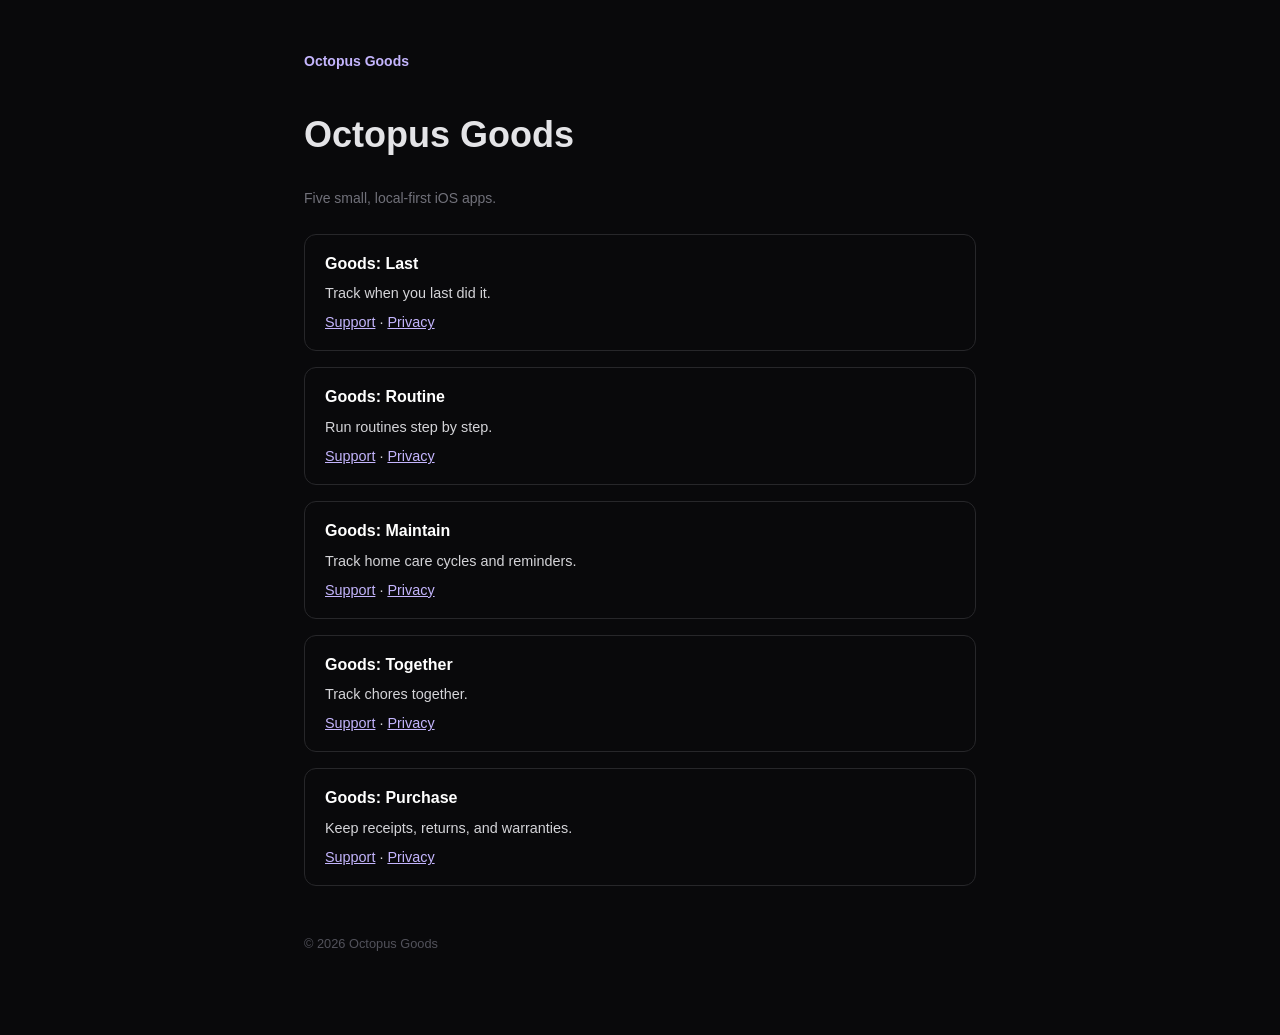
<file: index.html>
<!doctype html>
<html lang="en">
<head>
<meta charset="utf-8">
<meta name="viewport" content="width=device-width, initial-scale=1">
<title>Octopus Goods</title>
<link rel="stylesheet" href="style.css">
</head>
<body>
<main>
  <a class="brand" href="/">Octopus Goods</a>
  <h1>Octopus Goods</h1>
  <p class="meta">Five small, local-first iOS apps.</p>

  <div class="apps-grid">
    <div class="app-card"><h3>Goods: Last</h3><p>Track when you last did it.</p><p><a href="apps/support-last.html">Support</a> &middot; <a href="apps/privacy-last.html">Privacy</a></p></div>
    <div class="app-card"><h3>Goods: Routine</h3><p>Run routines step by step.</p><p><a href="apps/support-routine.html">Support</a> &middot; <a href="apps/privacy-routine.html">Privacy</a></p></div>
    <div class="app-card"><h3>Goods: Maintain</h3><p>Track home care cycles and reminders.</p><p><a href="apps/support-maintain.html">Support</a> &middot; <a href="apps/privacy-maintain.html">Privacy</a></p></div>
    <div class="app-card"><h3>Goods: Together</h3><p>Track chores together.</p><p><a href="apps/support-together.html">Support</a> &middot; <a href="apps/privacy-together.html">Privacy</a></p></div>
    <div class="app-card"><h3>Goods: Purchase</h3><p>Keep receipts, returns, and warranties.</p><p><a href="apps/support-purchase.html">Support</a> &middot; <a href="apps/privacy-purchase.html">Privacy</a></p></div>
  </div>

  <footer>&copy; 2026 Octopus Goods</footer>
</main>
</body>
</html>
</file>
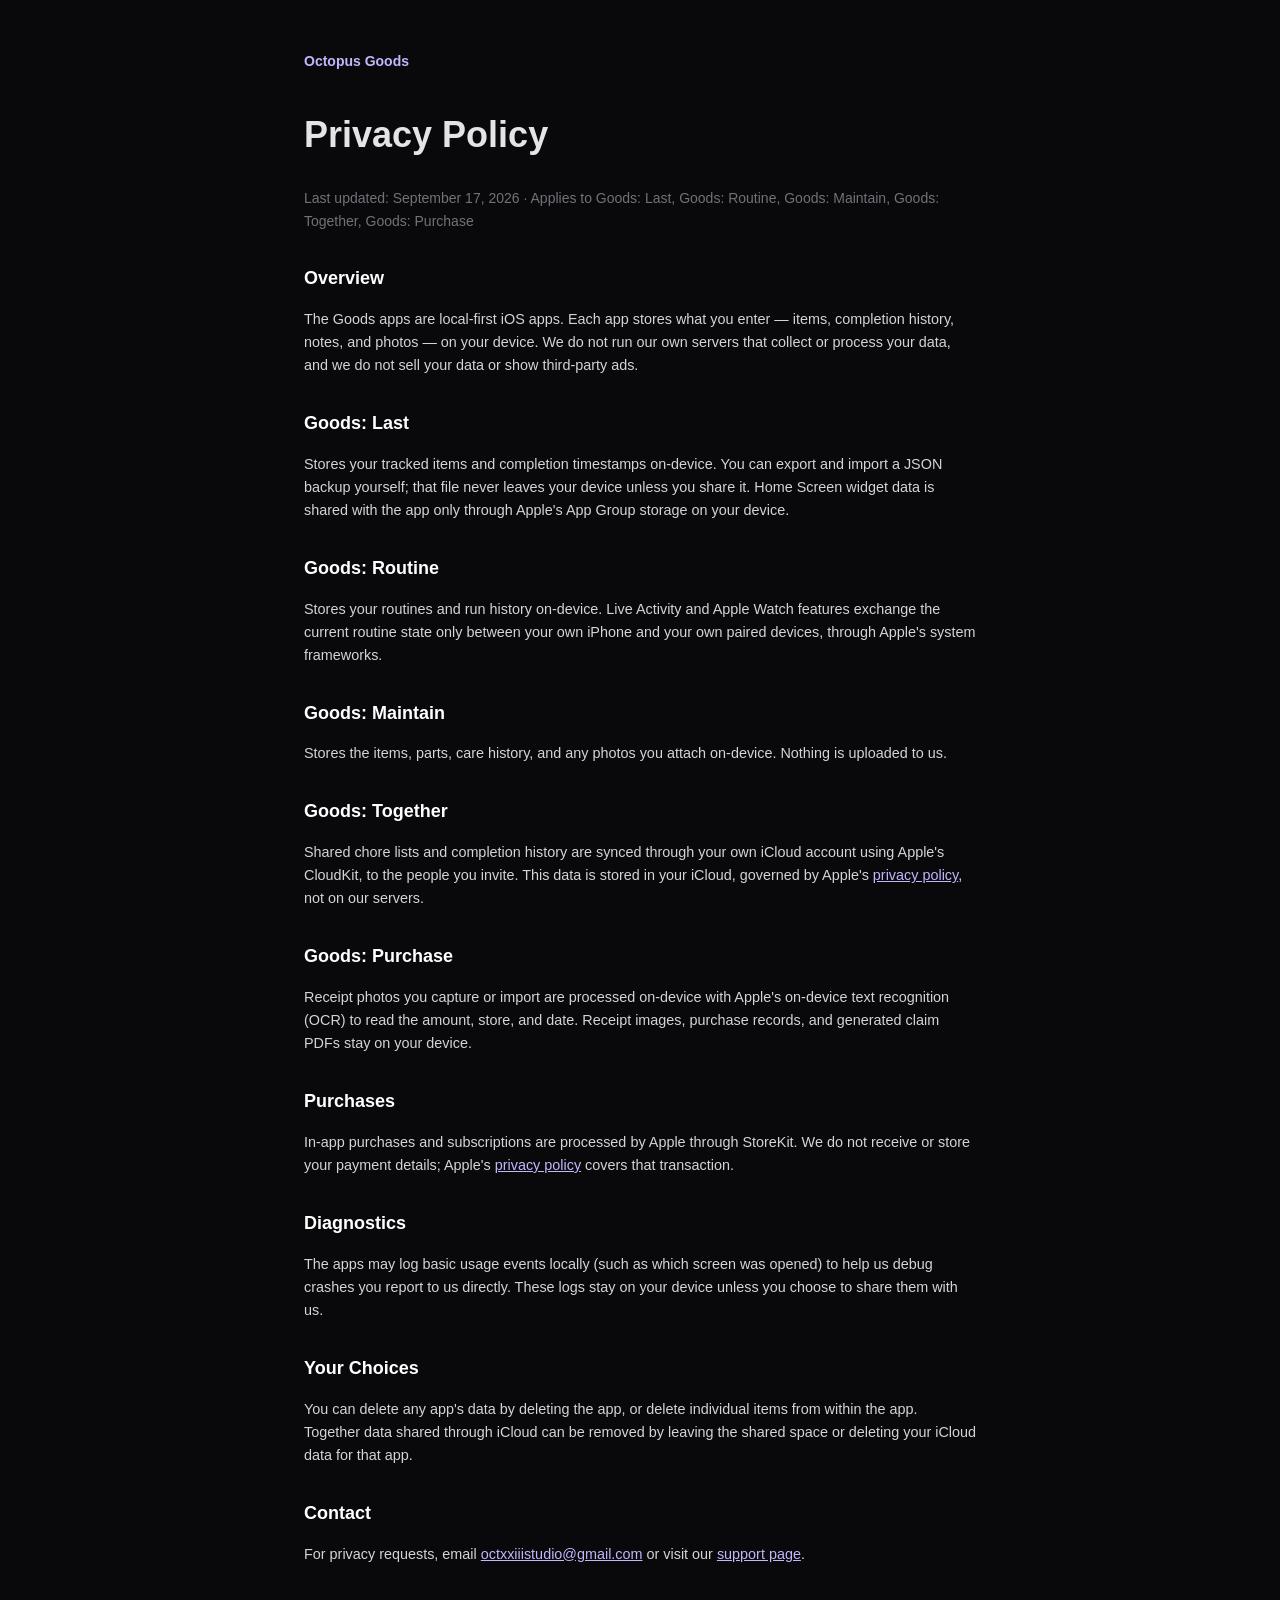
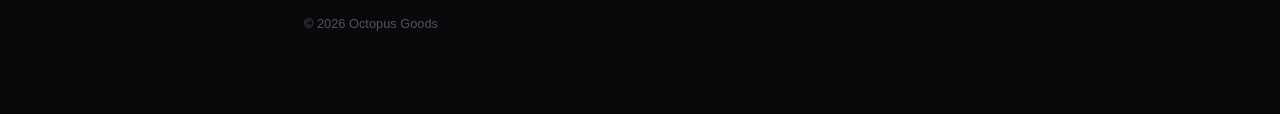
<file: privacy.html>
<!doctype html>
<html lang="en">
<head>
<meta charset="utf-8">
<meta name="viewport" content="width=device-width, initial-scale=1">
<title>Privacy Policy — Octopus Goods</title>
<link rel="stylesheet" href="style.css">
</head>
<body>
<main>
  <a class="brand" href="index.html">Octopus Goods</a>
  <h1>Privacy Policy</h1>
  <p class="meta">Last updated: September 17, 2026 &middot; Applies to Goods: Last, Goods: Routine, Goods: Maintain, Goods: Together, Goods: Purchase</p>

  <section>
    <h2>Overview</h2>
    <p>The Goods apps are local-first iOS apps. Each app stores what you enter &mdash; items, completion history, notes, and photos &mdash; on your device. We do not run our own servers that collect or process your data, and we do not sell your data or show third-party ads.</p>
  </section>

  <section id="last">
    <h2>Goods: Last</h2>
    <p>Stores your tracked items and completion timestamps on-device. You can export and import a JSON backup yourself; that file never leaves your device unless you share it. Home Screen widget data is shared with the app only through Apple's App Group storage on your device.</p>
  </section>

  <section id="routine">
    <h2>Goods: Routine</h2>
    <p>Stores your routines and run history on-device. Live Activity and Apple Watch features exchange the current routine state only between your own iPhone and your own paired devices, through Apple's system frameworks.</p>
  </section>

  <section id="maintain">
    <h2>Goods: Maintain</h2>
    <p>Stores the items, parts, care history, and any photos you attach on-device. Nothing is uploaded to us.</p>
  </section>

  <section id="together">
    <h2>Goods: Together</h2>
    <p>Shared chore lists and completion history are synced through your own iCloud account using Apple's CloudKit, to the people you invite. This data is stored in your iCloud, governed by Apple's <a href="https://www.apple.com/legal/privacy/">privacy policy</a>, not on our servers.</p>
  </section>

  <section id="purchase">
    <h2>Goods: Purchase</h2>
    <p>Receipt photos you capture or import are processed on-device with Apple's on-device text recognition (OCR) to read the amount, store, and date. Receipt images, purchase records, and generated claim PDFs stay on your device.</p>
  </section>

  <section>
    <h2>Purchases</h2>
    <p>In-app purchases and subscriptions are processed by Apple through StoreKit. We do not receive or store your payment details; Apple's <a href="https://www.apple.com/legal/privacy/">privacy policy</a> covers that transaction.</p>
  </section>

  <section>
    <h2>Diagnostics</h2>
    <p>The apps may log basic usage events locally (such as which screen was opened) to help us debug crashes you report to us directly. These logs stay on your device unless you choose to share them with us.</p>
  </section>

  <section>
    <h2>Your Choices</h2>
    <p>You can delete any app's data by deleting the app, or delete individual items from within the app. Together data shared through iCloud can be removed by leaving the shared space or deleting your iCloud data for that app.</p>
  </section>

  <section>
    <h2>Contact</h2>
    <p>For privacy requests, email <a href="mailto:octxxiiistudio@gmail.com">octxxiiistudio@gmail.com</a> or visit our <a href="support.html">support page</a>.</p>
  </section>

  <footer>&copy; 2026 Octopus Goods</footer>
</main>
</body>
</html>
</file>
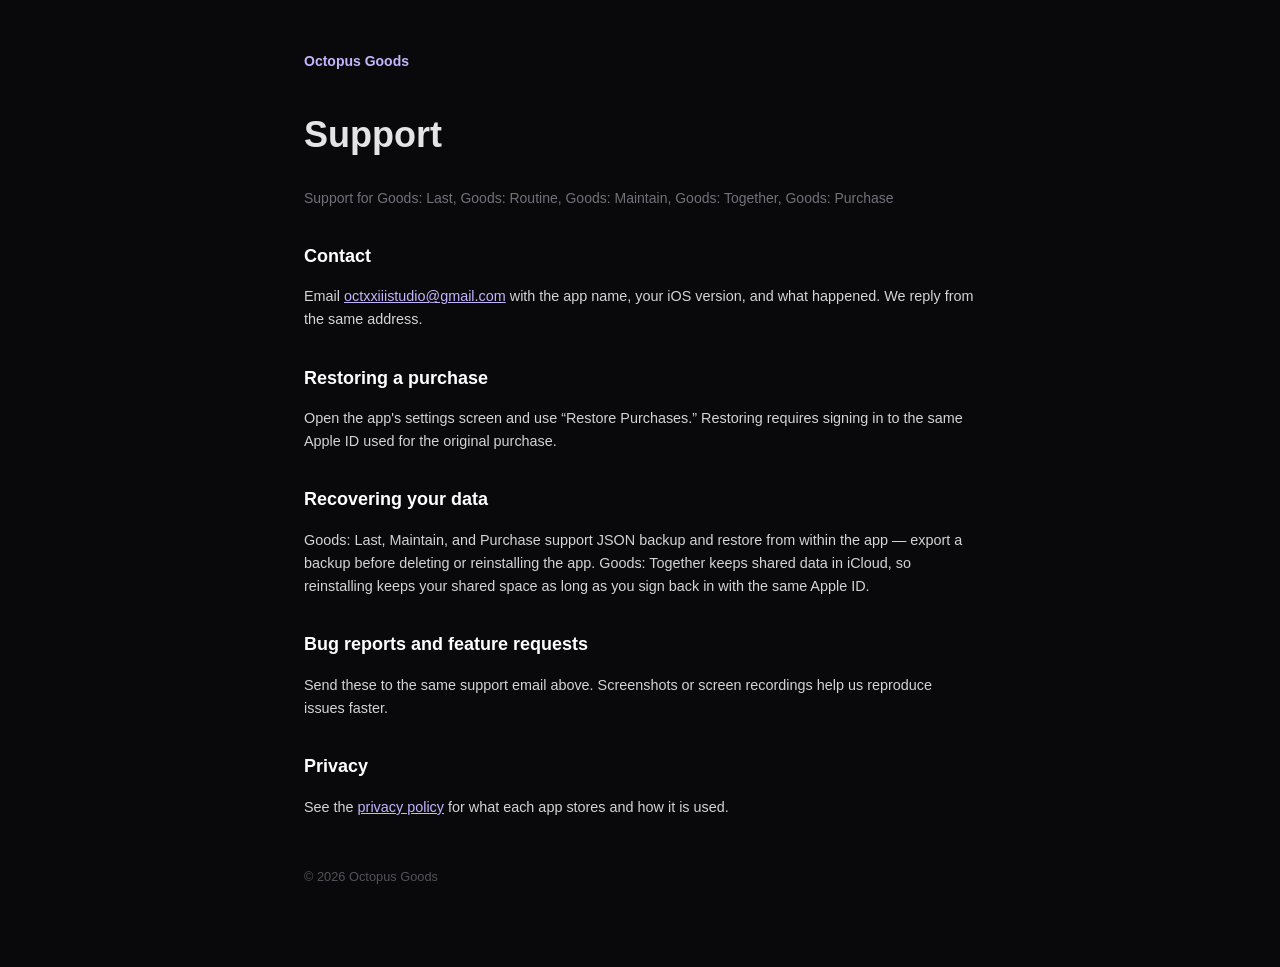
<file: support.html>
<!doctype html>
<html lang="en">
<head>
<meta charset="utf-8">
<meta name="viewport" content="width=device-width, initial-scale=1">
<title>Support — Octopus Goods</title>
<link rel="stylesheet" href="style.css">
</head>
<body>
<main>
  <a class="brand" href="index.html">Octopus Goods</a>
  <h1>Support</h1>
  <p class="meta">Support for Goods: Last, Goods: Routine, Goods: Maintain, Goods: Together, Goods: Purchase</p>

  <section>
    <h2>Contact</h2>
    <p>Email <a href="mailto:octxxiiistudio@gmail.com">octxxiiistudio@gmail.com</a> with the app name, your iOS version, and what happened. We reply from the same address.</p>
  </section>

  <section>
    <h2>Restoring a purchase</h2>
    <p>Open the app's settings screen and use &ldquo;Restore Purchases.&rdquo; Restoring requires signing in to the same Apple ID used for the original purchase.</p>
  </section>

  <section>
    <h2>Recovering your data</h2>
    <p>Goods: Last, Maintain, and Purchase support JSON backup and restore from within the app &mdash; export a backup before deleting or reinstalling the app. Goods: Together keeps shared data in iCloud, so reinstalling keeps your shared space as long as you sign back in with the same Apple ID.</p>
  </section>

  <section>
    <h2>Bug reports and feature requests</h2>
    <p>Send these to the same support email above. Screenshots or screen recordings help us reproduce issues faster.</p>
  </section>

  <section>
    <h2>Privacy</h2>
    <p>See the <a href="privacy.html">privacy policy</a> for what each app stores and how it is used.</p>
  </section>

  <footer>&copy; 2026 Octopus Goods</footer>
</main>
</body>
</html>
</file>
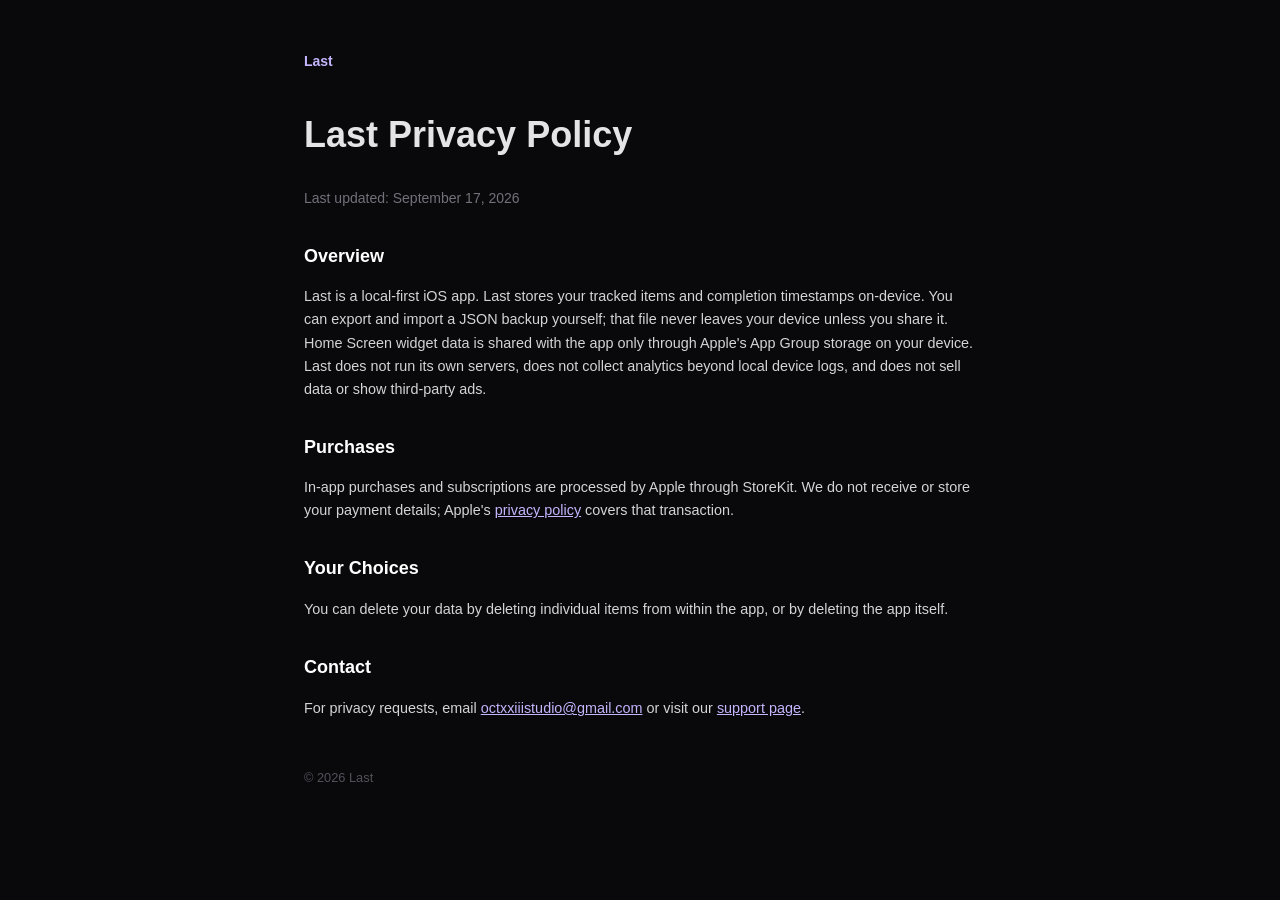
<file: apps/privacy-last.html>
<!doctype html>
<html lang="en">
<head>
<meta charset="utf-8">
<meta name="viewport" content="width=device-width, initial-scale=1">
<title>Privacy Policy — Last</title>
<link rel="stylesheet" href="../style.css">
</head>
<body>
<main>
  <a class="brand" href="support-last.html">Last</a>
  <h1>Last Privacy Policy</h1>
  <p class="meta">Last updated: September 17, 2026</p>

  <section>
    <h2>Overview</h2>
    <p>Last is a local-first iOS app. Last stores your tracked items and completion timestamps on-device. You can export and import a JSON backup yourself; that file never leaves your device unless you share it. Home Screen widget data is shared with the app only through Apple's App Group storage on your device. Last does not run its own servers, does not collect analytics beyond local device logs, and does not sell data or show third-party ads.</p>
  </section>

  <section>
    <h2>Purchases</h2>
    <p>In-app purchases and subscriptions are processed by Apple through StoreKit. We do not receive or store your payment details; Apple's <a href="https://www.apple.com/legal/privacy/">privacy policy</a> covers that transaction.</p>
  </section>

  <section>
    <h2>Your Choices</h2>
    <p>You can delete your data by deleting individual items from within the app, or by deleting the app itself.</p>
  </section>

  <section>
    <h2>Contact</h2>
    <p>For privacy requests, email <a href="mailto:octxxiiistudio@gmail.com">octxxiiistudio@gmail.com</a> or visit our <a href="support-last.html">support page</a>.</p>
  </section>

  <footer>&copy; 2026 Last</footer>
</main>
</body>
</html>
</file>
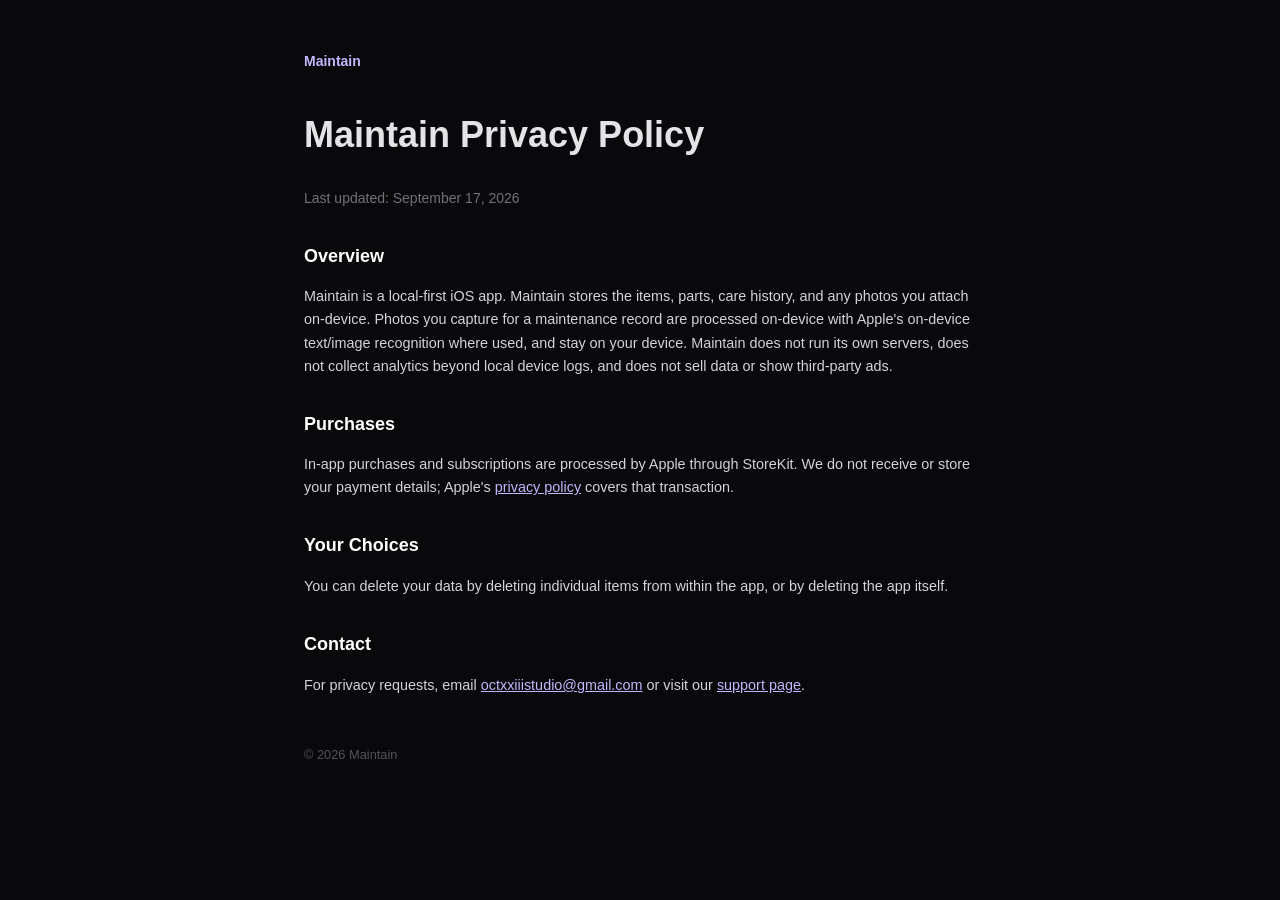
<file: apps/privacy-maintain.html>
<!doctype html>
<html lang="en">
<head>
<meta charset="utf-8">
<meta name="viewport" content="width=device-width, initial-scale=1">
<title>Privacy Policy — Maintain</title>
<link rel="stylesheet" href="../style.css">
</head>
<body>
<main>
  <a class="brand" href="support-maintain.html">Maintain</a>
  <h1>Maintain Privacy Policy</h1>
  <p class="meta">Last updated: September 17, 2026</p>

  <section>
    <h2>Overview</h2>
    <p>Maintain is a local-first iOS app. Maintain stores the items, parts, care history, and any photos you attach on-device. Photos you capture for a maintenance record are processed on-device with Apple's on-device text/image recognition where used, and stay on your device. Maintain does not run its own servers, does not collect analytics beyond local device logs, and does not sell data or show third-party ads.</p>
  </section>

  <section>
    <h2>Purchases</h2>
    <p>In-app purchases and subscriptions are processed by Apple through StoreKit. We do not receive or store your payment details; Apple's <a href="https://www.apple.com/legal/privacy/">privacy policy</a> covers that transaction.</p>
  </section>

  <section>
    <h2>Your Choices</h2>
    <p>You can delete your data by deleting individual items from within the app, or by deleting the app itself.</p>
  </section>

  <section>
    <h2>Contact</h2>
    <p>For privacy requests, email <a href="mailto:octxxiiistudio@gmail.com">octxxiiistudio@gmail.com</a> or visit our <a href="support-maintain.html">support page</a>.</p>
  </section>

  <footer>&copy; 2026 Maintain</footer>
</main>
</body>
</html>
</file>
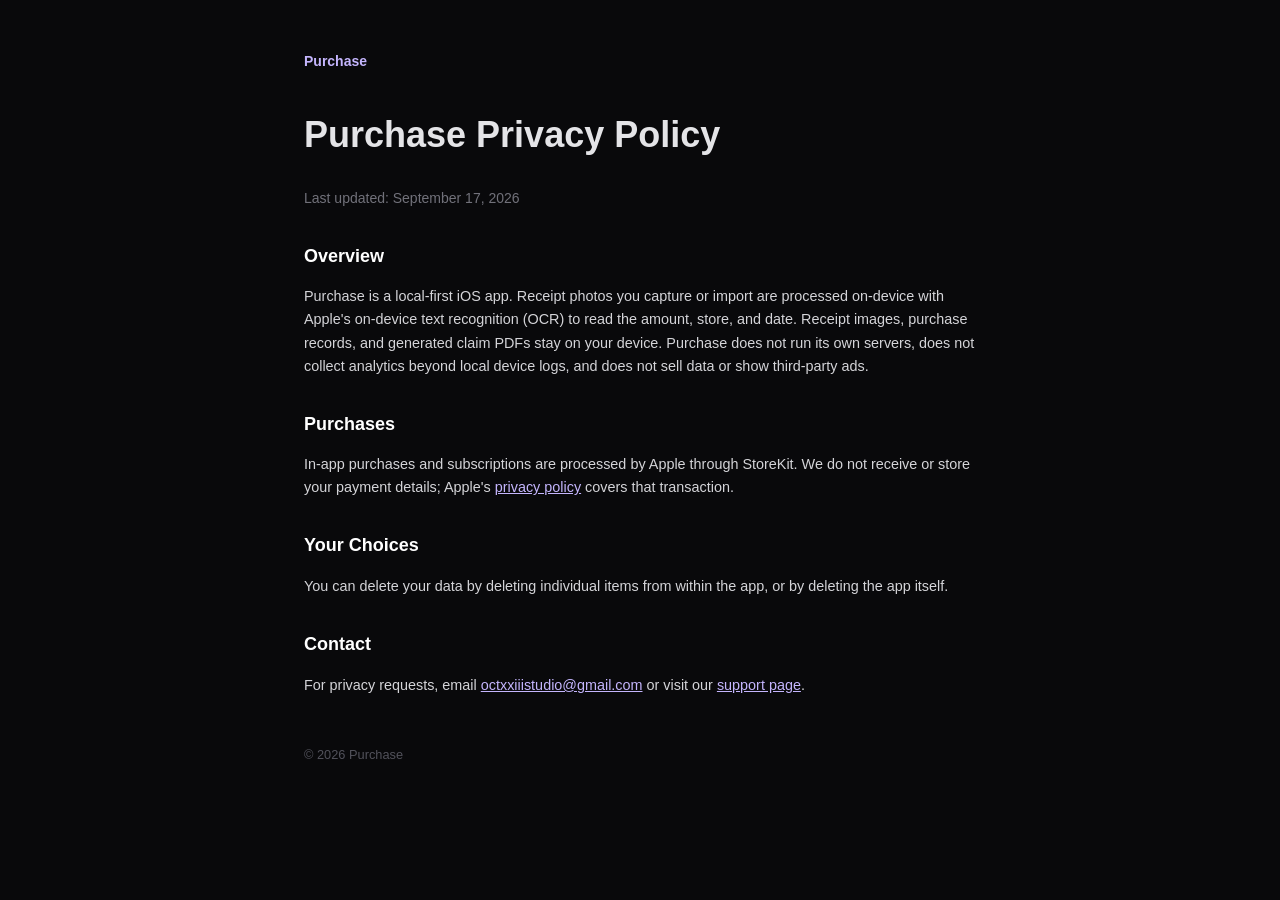
<file: apps/privacy-purchase.html>
<!doctype html>
<html lang="en">
<head>
<meta charset="utf-8">
<meta name="viewport" content="width=device-width, initial-scale=1">
<title>Privacy Policy — Purchase</title>
<link rel="stylesheet" href="../style.css">
</head>
<body>
<main>
  <a class="brand" href="support-purchase.html">Purchase</a>
  <h1>Purchase Privacy Policy</h1>
  <p class="meta">Last updated: September 17, 2026</p>

  <section>
    <h2>Overview</h2>
    <p>Purchase is a local-first iOS app. Receipt photos you capture or import are processed on-device with Apple's on-device text recognition (OCR) to read the amount, store, and date. Receipt images, purchase records, and generated claim PDFs stay on your device. Purchase does not run its own servers, does not collect analytics beyond local device logs, and does not sell data or show third-party ads.</p>
  </section>

  <section>
    <h2>Purchases</h2>
    <p>In-app purchases and subscriptions are processed by Apple through StoreKit. We do not receive or store your payment details; Apple's <a href="https://www.apple.com/legal/privacy/">privacy policy</a> covers that transaction.</p>
  </section>

  <section>
    <h2>Your Choices</h2>
    <p>You can delete your data by deleting individual items from within the app, or by deleting the app itself.</p>
  </section>

  <section>
    <h2>Contact</h2>
    <p>For privacy requests, email <a href="mailto:octxxiiistudio@gmail.com">octxxiiistudio@gmail.com</a> or visit our <a href="support-purchase.html">support page</a>.</p>
  </section>

  <footer>&copy; 2026 Purchase</footer>
</main>
</body>
</html>
</file>
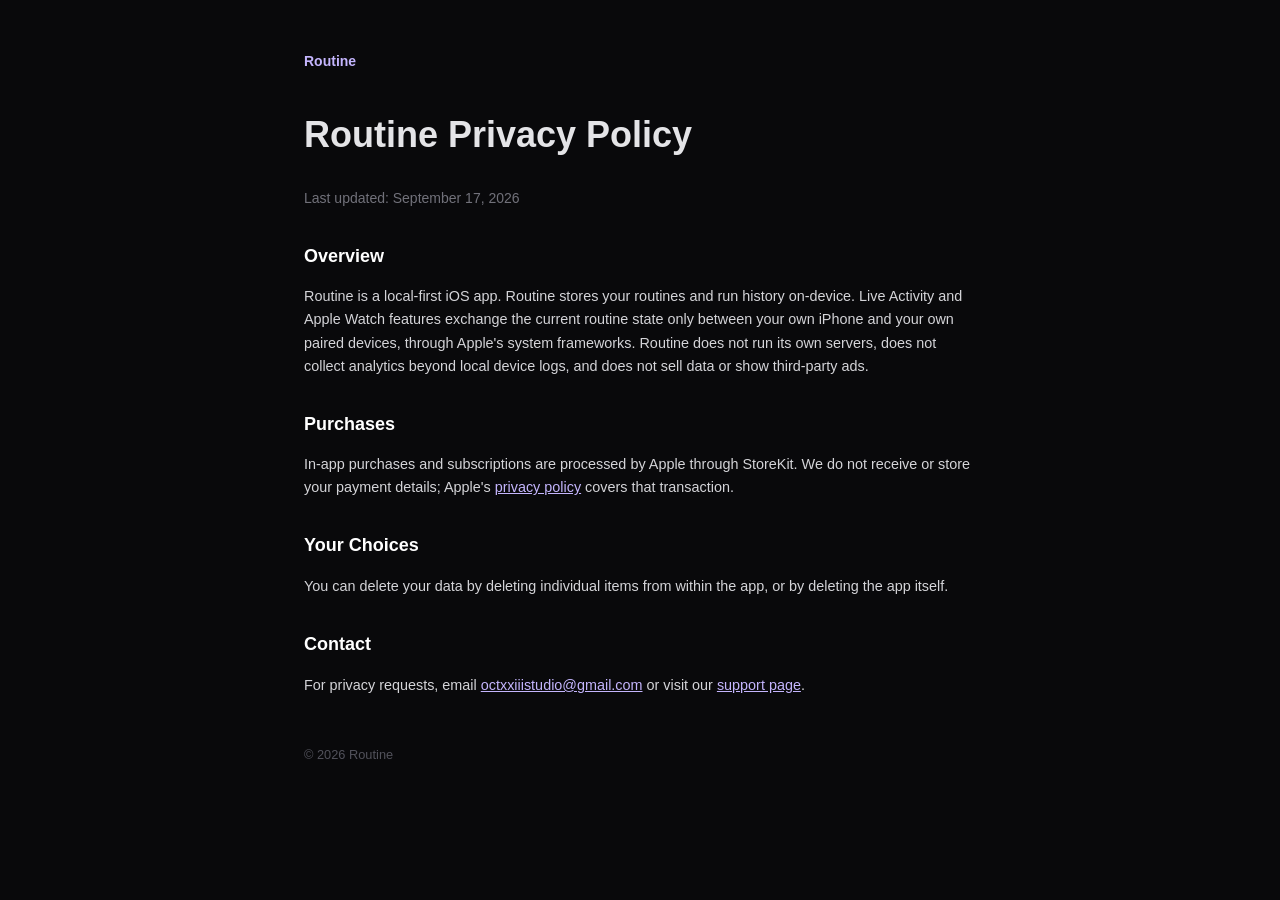
<file: apps/privacy-routine.html>
<!doctype html>
<html lang="en">
<head>
<meta charset="utf-8">
<meta name="viewport" content="width=device-width, initial-scale=1">
<title>Privacy Policy — Routine</title>
<link rel="stylesheet" href="../style.css">
</head>
<body>
<main>
  <a class="brand" href="support-routine.html">Routine</a>
  <h1>Routine Privacy Policy</h1>
  <p class="meta">Last updated: September 17, 2026</p>

  <section>
    <h2>Overview</h2>
    <p>Routine is a local-first iOS app. Routine stores your routines and run history on-device. Live Activity and Apple Watch features exchange the current routine state only between your own iPhone and your own paired devices, through Apple's system frameworks. Routine does not run its own servers, does not collect analytics beyond local device logs, and does not sell data or show third-party ads.</p>
  </section>

  <section>
    <h2>Purchases</h2>
    <p>In-app purchases and subscriptions are processed by Apple through StoreKit. We do not receive or store your payment details; Apple's <a href="https://www.apple.com/legal/privacy/">privacy policy</a> covers that transaction.</p>
  </section>

  <section>
    <h2>Your Choices</h2>
    <p>You can delete your data by deleting individual items from within the app, or by deleting the app itself.</p>
  </section>

  <section>
    <h2>Contact</h2>
    <p>For privacy requests, email <a href="mailto:octxxiiistudio@gmail.com">octxxiiistudio@gmail.com</a> or visit our <a href="support-routine.html">support page</a>.</p>
  </section>

  <footer>&copy; 2026 Routine</footer>
</main>
</body>
</html>
</file>
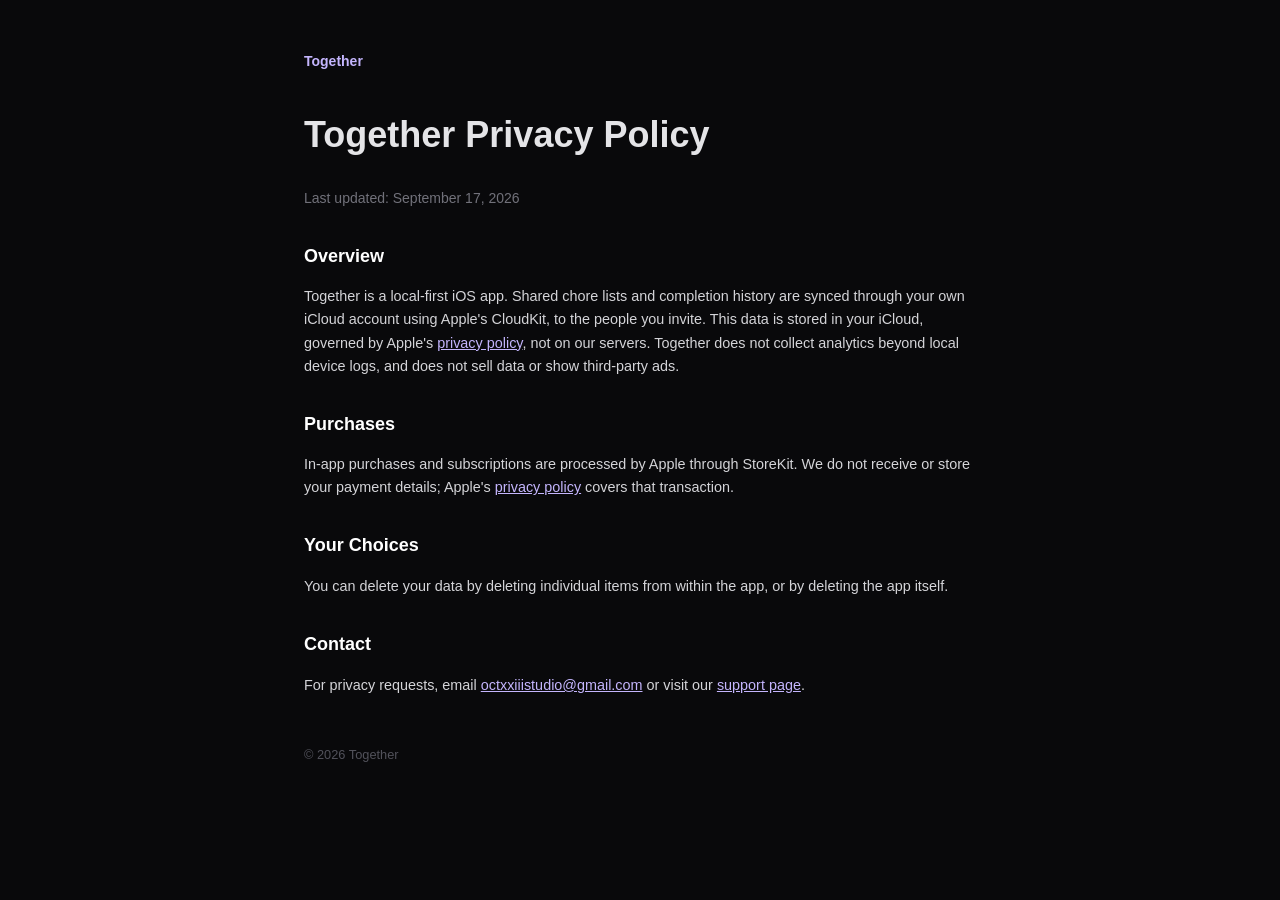
<file: apps/privacy-together.html>
<!doctype html>
<html lang="en">
<head>
<meta charset="utf-8">
<meta name="viewport" content="width=device-width, initial-scale=1">
<title>Privacy Policy — Together</title>
<link rel="stylesheet" href="../style.css">
</head>
<body>
<main>
  <a class="brand" href="support-together.html">Together</a>
  <h1>Together Privacy Policy</h1>
  <p class="meta">Last updated: September 17, 2026</p>

  <section>
    <h2>Overview</h2>
    <p>Together is a local-first iOS app. Shared chore lists and completion history are synced through your own iCloud account using Apple's CloudKit, to the people you invite. This data is stored in your iCloud, governed by Apple's <a href="https://www.apple.com/legal/privacy/">privacy policy</a>, not on our servers. Together does not collect analytics beyond local device logs, and does not sell data or show third-party ads.</p>
  </section>

  <section>
    <h2>Purchases</h2>
    <p>In-app purchases and subscriptions are processed by Apple through StoreKit. We do not receive or store your payment details; Apple's <a href="https://www.apple.com/legal/privacy/">privacy policy</a> covers that transaction.</p>
  </section>

  <section>
    <h2>Your Choices</h2>
    <p>You can delete your data by deleting individual items from within the app, or by deleting the app itself.</p>
  </section>

  <section>
    <h2>Contact</h2>
    <p>For privacy requests, email <a href="mailto:octxxiiistudio@gmail.com">octxxiiistudio@gmail.com</a> or visit our <a href="support-together.html">support page</a>.</p>
  </section>

  <footer>&copy; 2026 Together</footer>
</main>
</body>
</html>
</file>
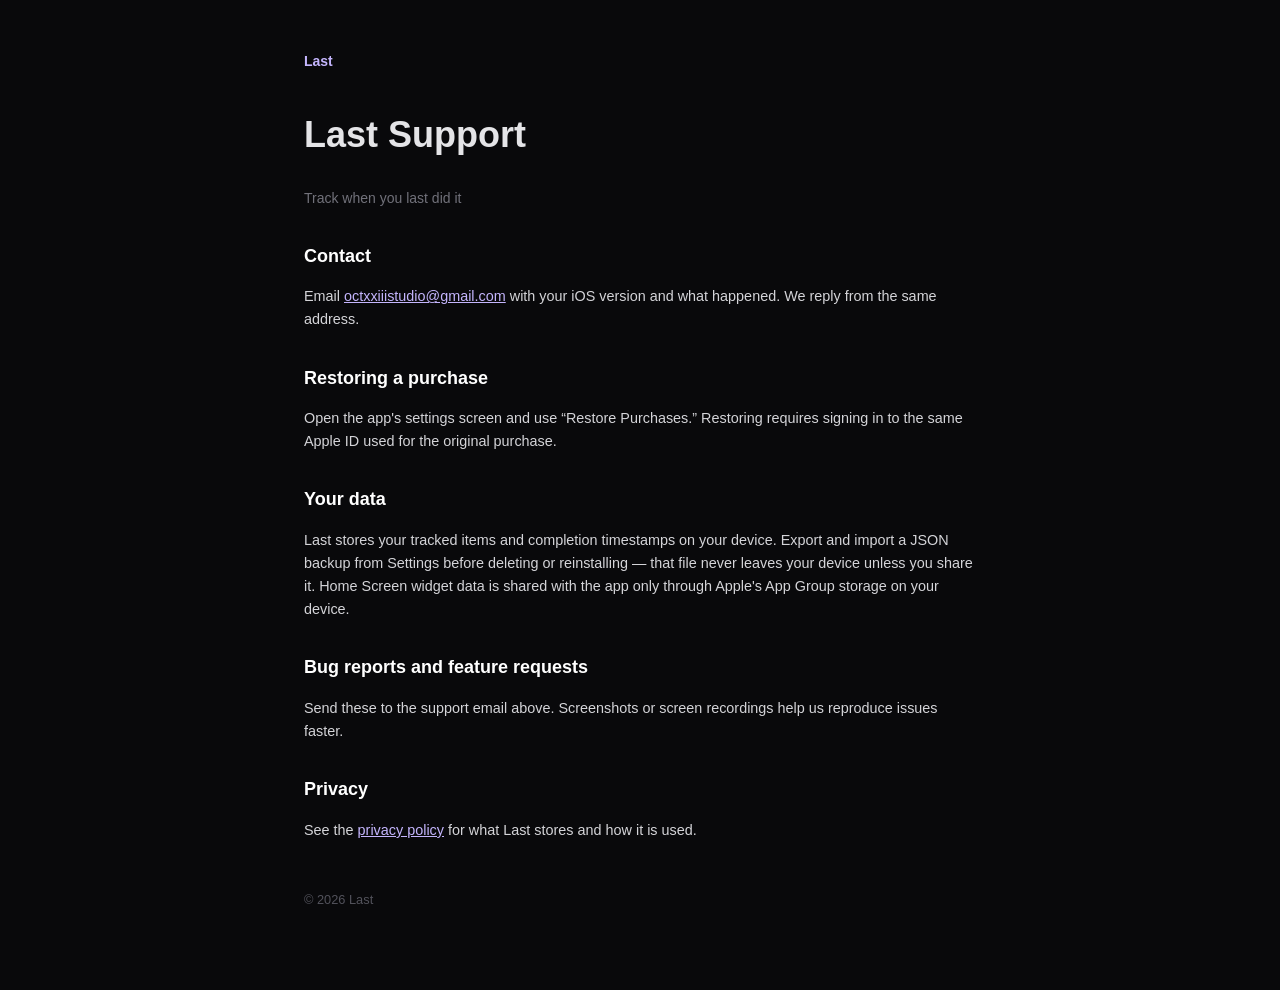
<file: apps/support-last.html>
<!doctype html>
<html lang="en">
<head>
<meta charset="utf-8">
<meta name="viewport" content="width=device-width, initial-scale=1">
<title>Support — Last</title>
<link rel="stylesheet" href="../style.css">
</head>
<body>
<main>
  <a class="brand" href="../index.html">Last</a>
  <h1>Last Support</h1>
  <p class="meta">Track when you last did it</p>

  <section>
    <h2>Contact</h2>
    <p>Email <a href="mailto:octxxiiistudio@gmail.com">octxxiiistudio@gmail.com</a> with your iOS version and what happened. We reply from the same address.</p>
  </section>

  <section>
    <h2>Restoring a purchase</h2>
    <p>Open the app's settings screen and use “Restore Purchases.” Restoring requires signing in to the same Apple ID used for the original purchase.</p>
  </section>

  <section>
    <h2>Your data</h2>
    <p>Last stores your tracked items and completion timestamps on your device. Export and import a JSON backup from Settings before deleting or reinstalling — that file never leaves your device unless you share it. Home Screen widget data is shared with the app only through Apple's App Group storage on your device.</p>
  </section>

  <section>
    <h2>Bug reports and feature requests</h2>
    <p>Send these to the support email above. Screenshots or screen recordings help us reproduce issues faster.</p>
  </section>

  <section>
    <h2>Privacy</h2>
    <p>See the <a href="privacy-last.html">privacy policy</a> for what Last stores and how it is used.</p>
  </section>

  <footer>&copy; 2026 Last</footer>
</main>
</body>
</html>
</file>
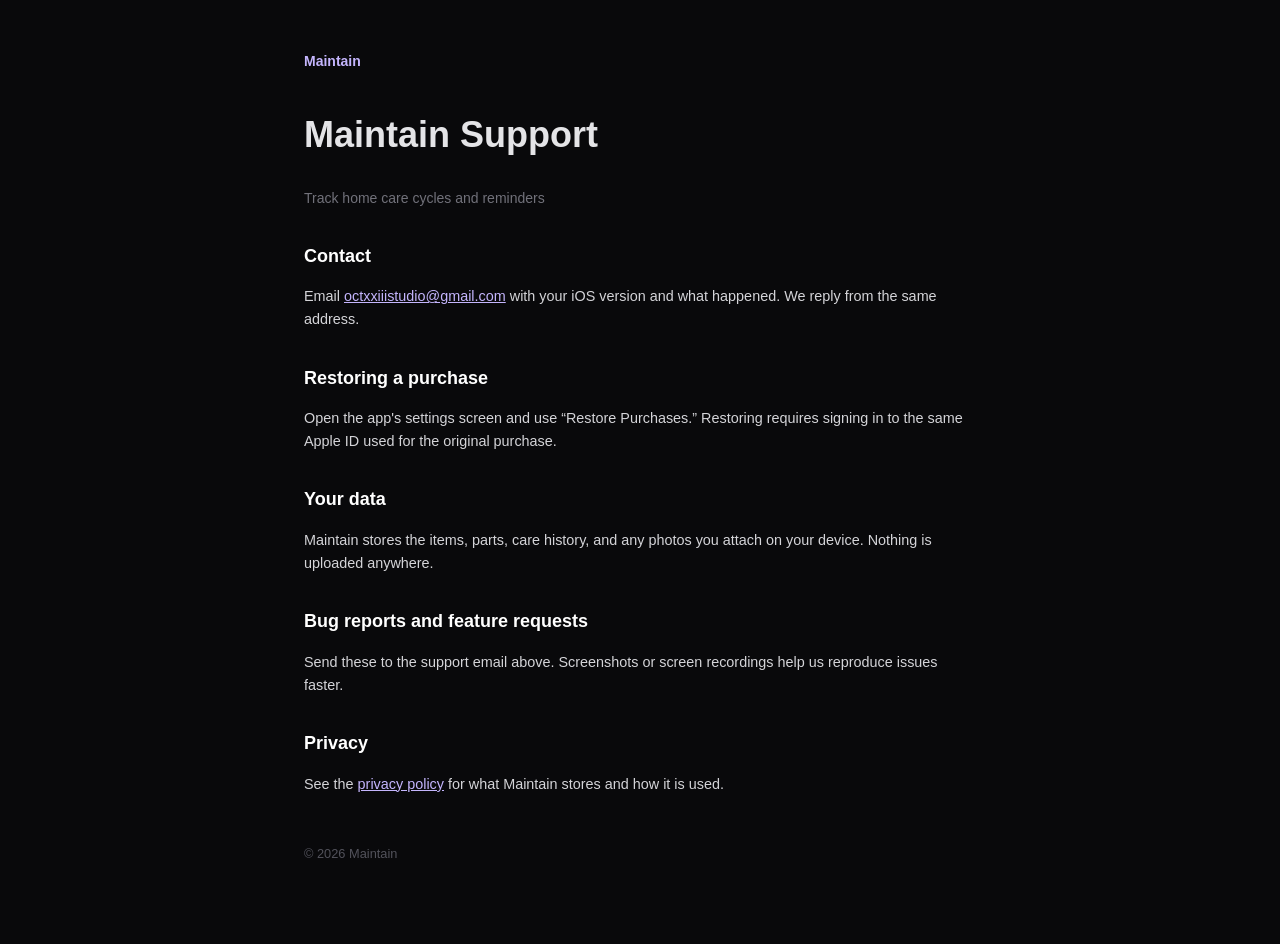
<file: apps/support-maintain.html>
<!doctype html>
<html lang="en">
<head>
<meta charset="utf-8">
<meta name="viewport" content="width=device-width, initial-scale=1">
<title>Support — Maintain</title>
<link rel="stylesheet" href="../style.css">
</head>
<body>
<main>
  <a class="brand" href="../index.html">Maintain</a>
  <h1>Maintain Support</h1>
  <p class="meta">Track home care cycles and reminders</p>

  <section>
    <h2>Contact</h2>
    <p>Email <a href="mailto:octxxiiistudio@gmail.com">octxxiiistudio@gmail.com</a> with your iOS version and what happened. We reply from the same address.</p>
  </section>

  <section>
    <h2>Restoring a purchase</h2>
    <p>Open the app's settings screen and use “Restore Purchases.” Restoring requires signing in to the same Apple ID used for the original purchase.</p>
  </section>

  <section>
    <h2>Your data</h2>
    <p>Maintain stores the items, parts, care history, and any photos you attach on your device. Nothing is uploaded anywhere.</p>
  </section>

  <section>
    <h2>Bug reports and feature requests</h2>
    <p>Send these to the support email above. Screenshots or screen recordings help us reproduce issues faster.</p>
  </section>

  <section>
    <h2>Privacy</h2>
    <p>See the <a href="privacy-maintain.html">privacy policy</a> for what Maintain stores and how it is used.</p>
  </section>

  <footer>&copy; 2026 Maintain</footer>
</main>
</body>
</html>
</file>
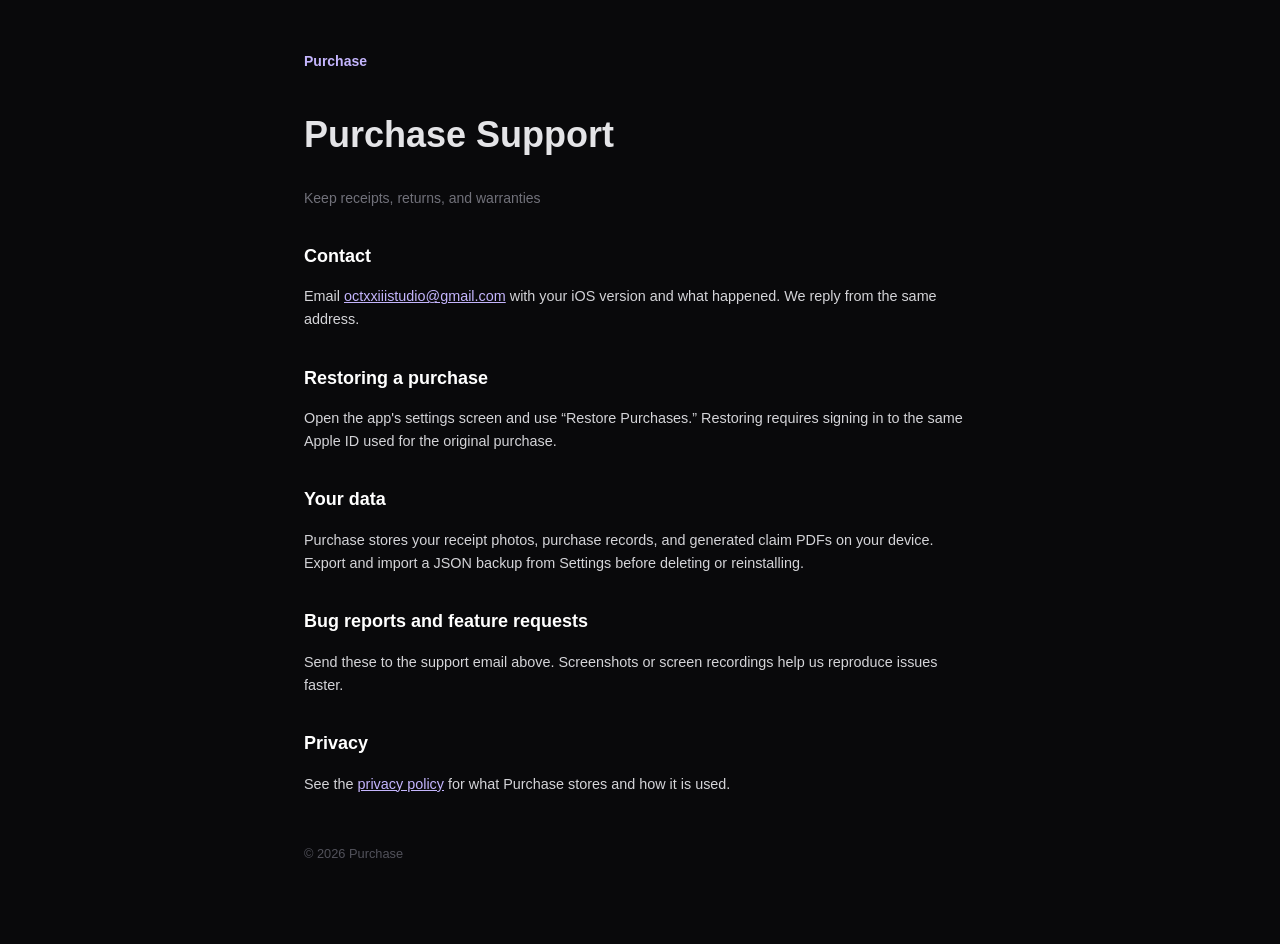
<file: apps/support-purchase.html>
<!doctype html>
<html lang="en">
<head>
<meta charset="utf-8">
<meta name="viewport" content="width=device-width, initial-scale=1">
<title>Support — Purchase</title>
<link rel="stylesheet" href="../style.css">
</head>
<body>
<main>
  <a class="brand" href="../index.html">Purchase</a>
  <h1>Purchase Support</h1>
  <p class="meta">Keep receipts, returns, and warranties</p>

  <section>
    <h2>Contact</h2>
    <p>Email <a href="mailto:octxxiiistudio@gmail.com">octxxiiistudio@gmail.com</a> with your iOS version and what happened. We reply from the same address.</p>
  </section>

  <section>
    <h2>Restoring a purchase</h2>
    <p>Open the app's settings screen and use “Restore Purchases.” Restoring requires signing in to the same Apple ID used for the original purchase.</p>
  </section>

  <section>
    <h2>Your data</h2>
    <p>Purchase stores your receipt photos, purchase records, and generated claim PDFs on your device. Export and import a JSON backup from Settings before deleting or reinstalling.</p>
  </section>

  <section>
    <h2>Bug reports and feature requests</h2>
    <p>Send these to the support email above. Screenshots or screen recordings help us reproduce issues faster.</p>
  </section>

  <section>
    <h2>Privacy</h2>
    <p>See the <a href="privacy-purchase.html">privacy policy</a> for what Purchase stores and how it is used.</p>
  </section>

  <footer>&copy; 2026 Purchase</footer>
</main>
</body>
</html>
</file>
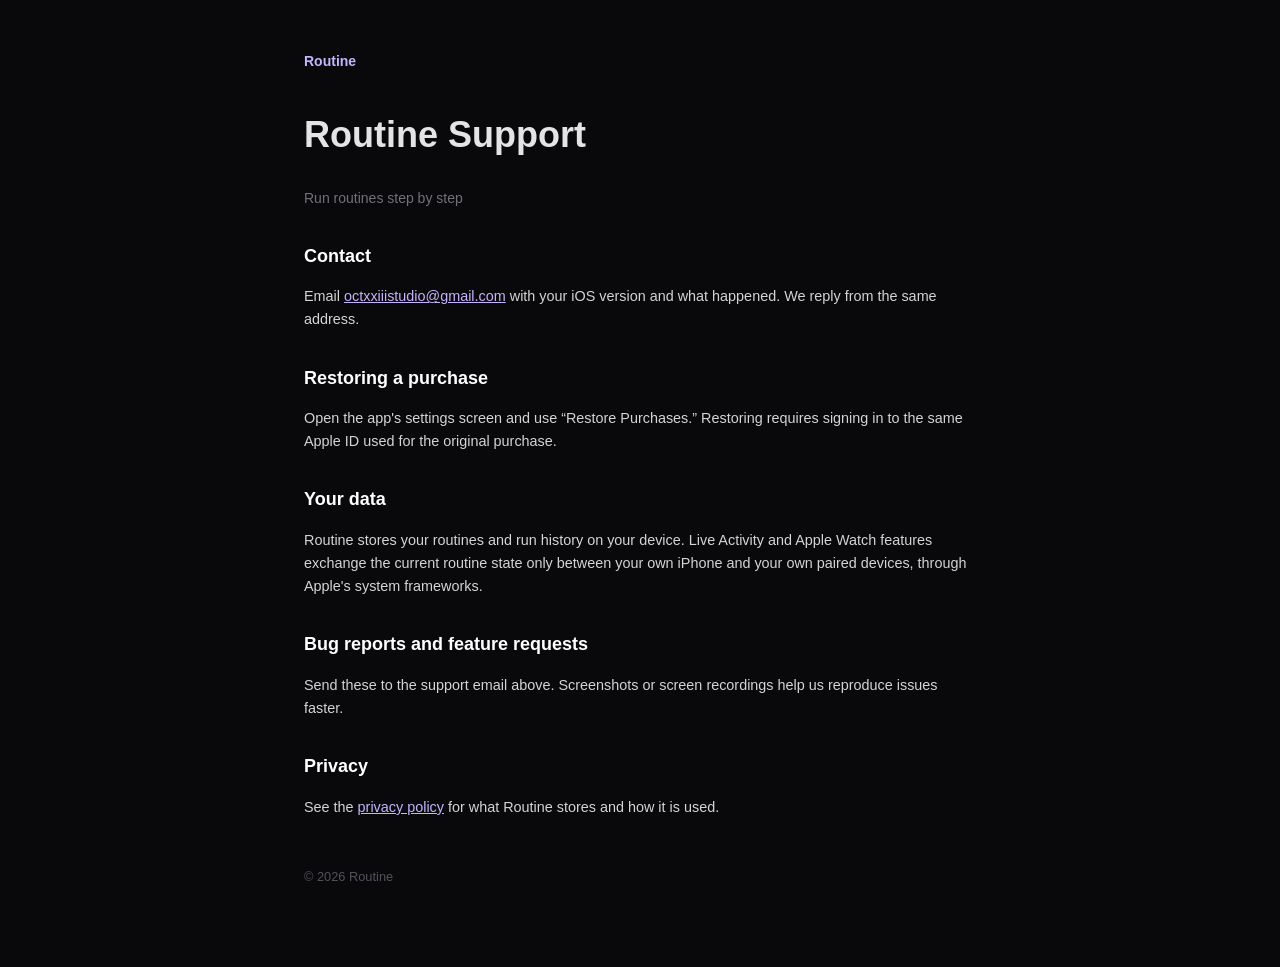
<file: apps/support-routine.html>
<!doctype html>
<html lang="en">
<head>
<meta charset="utf-8">
<meta name="viewport" content="width=device-width, initial-scale=1">
<title>Support — Routine</title>
<link rel="stylesheet" href="../style.css">
</head>
<body>
<main>
  <a class="brand" href="../index.html">Routine</a>
  <h1>Routine Support</h1>
  <p class="meta">Run routines step by step</p>

  <section>
    <h2>Contact</h2>
    <p>Email <a href="mailto:octxxiiistudio@gmail.com">octxxiiistudio@gmail.com</a> with your iOS version and what happened. We reply from the same address.</p>
  </section>

  <section>
    <h2>Restoring a purchase</h2>
    <p>Open the app's settings screen and use “Restore Purchases.” Restoring requires signing in to the same Apple ID used for the original purchase.</p>
  </section>

  <section>
    <h2>Your data</h2>
    <p>Routine stores your routines and run history on your device. Live Activity and Apple Watch features exchange the current routine state only between your own iPhone and your own paired devices, through Apple's system frameworks.</p>
  </section>

  <section>
    <h2>Bug reports and feature requests</h2>
    <p>Send these to the support email above. Screenshots or screen recordings help us reproduce issues faster.</p>
  </section>

  <section>
    <h2>Privacy</h2>
    <p>See the <a href="privacy-routine.html">privacy policy</a> for what Routine stores and how it is used.</p>
  </section>

  <footer>&copy; 2026 Routine</footer>
</main>
</body>
</html>
</file>
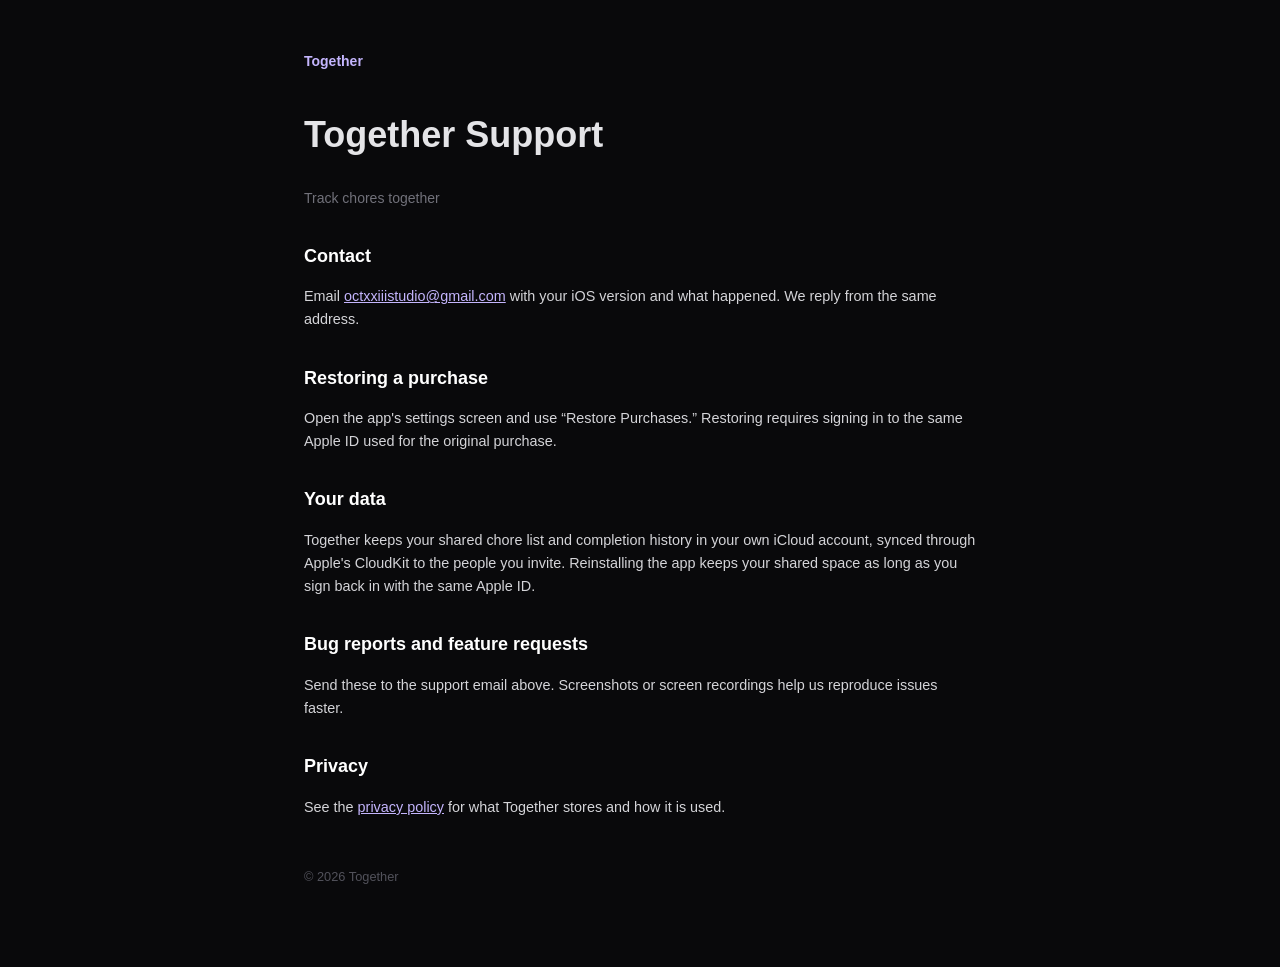
<file: apps/support-together.html>
<!doctype html>
<html lang="en">
<head>
<meta charset="utf-8">
<meta name="viewport" content="width=device-width, initial-scale=1">
<title>Support — Together</title>
<link rel="stylesheet" href="../style.css">
</head>
<body>
<main>
  <a class="brand" href="../index.html">Together</a>
  <h1>Together Support</h1>
  <p class="meta">Track chores together</p>

  <section>
    <h2>Contact</h2>
    <p>Email <a href="mailto:octxxiiistudio@gmail.com">octxxiiistudio@gmail.com</a> with your iOS version and what happened. We reply from the same address.</p>
  </section>

  <section>
    <h2>Restoring a purchase</h2>
    <p>Open the app's settings screen and use “Restore Purchases.” Restoring requires signing in to the same Apple ID used for the original purchase.</p>
  </section>

  <section>
    <h2>Your data</h2>
    <p>Together keeps your shared chore list and completion history in your own iCloud account, synced through Apple's CloudKit to the people you invite. Reinstalling the app keeps your shared space as long as you sign back in with the same Apple ID.</p>
  </section>

  <section>
    <h2>Bug reports and feature requests</h2>
    <p>Send these to the support email above. Screenshots or screen recordings help us reproduce issues faster.</p>
  </section>

  <section>
    <h2>Privacy</h2>
    <p>See the <a href="privacy-together.html">privacy policy</a> for what Together stores and how it is used.</p>
  </section>

  <footer>&copy; 2026 Together</footer>
</main>
</body>
</html>
</file>
<file: style.css>
:root {
  color-scheme: dark;
}

* {
  box-sizing: border-box;
}

body {
  margin: 0;
  background: #09090b;
  color: #e4e4e7;
  font-family: -apple-system, BlinkMacSystemFont, "Segoe UI", Roboto, Helvetica, Arial, sans-serif;
  line-height: 1.6;
}

main {
  max-width: 720px;
  margin: 0 auto;
  padding: 48px 24px 80px;
}

a.brand {
  color: #c4b5fd;
  font-weight: 700;
  text-decoration: none;
  font-size: 14px;
}

h1 {
  margin-top: 32px;
  font-size: 2.25rem;
  font-weight: 800;
}

.meta {
  color: #71717a;
  font-size: 0.875rem;
  margin-top: 12px;
}

section {
  margin-top: 32px;
}

h2 {
  font-size: 1.125rem;
  font-weight: 700;
  color: #fff;
}

p {
  margin-top: 8px;
  font-size: 0.9rem;
  color: #d4d4d8;
}

a {
  color: #c4b5fd;
}

.apps-grid {
  display: grid;
  gap: 16px;
  margin-top: 24px;
}

.app-card {
  border: 1px solid #27272a;
  border-radius: 12px;
  padding: 16px 20px;
}

.app-card h3 {
  margin: 0;
  font-size: 1rem;
  color: #fff;
}

.app-card p {
  margin: 6px 0 0;
}

footer {
  margin-top: 48px;
  font-size: 0.8rem;
  color: #52525b;
}
</file>
